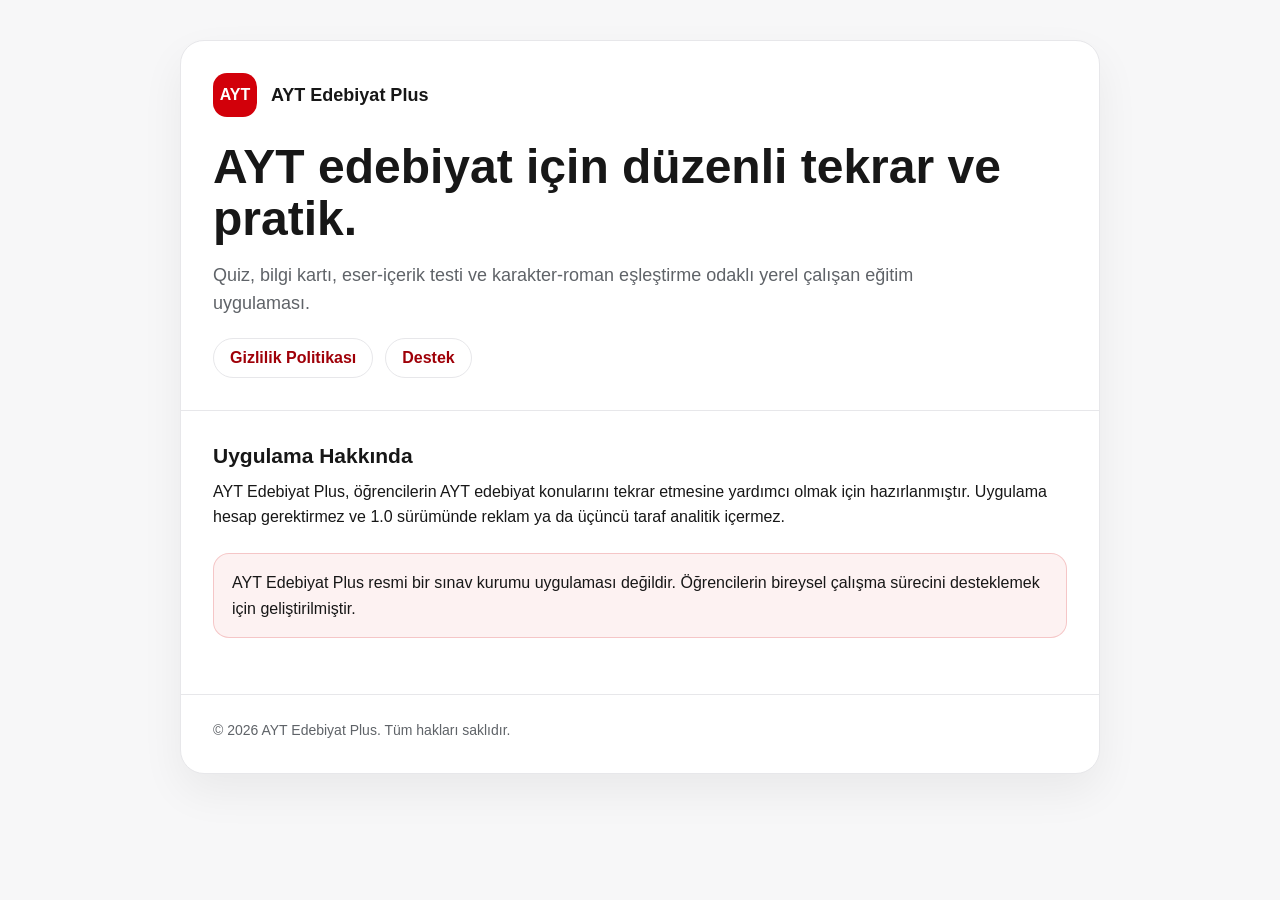
<file: index.html>
<!doctype html>
<html lang="tr">
  <head>
    <meta charset="utf-8" />
    <meta name="viewport" content="width=device-width, initial-scale=1" />
    <title>AYT Edebiyat Plus</title>
    <link rel="stylesheet" href="styles.css" />
  </head>
  <body>
    <div class="page">
      <div class="shell">
        <header>
          <div class="brand">
            <div class="mark">AYT</div>
            <div class="brand-name">AYT Edebiyat Plus</div>
          </div>
          <h1>AYT edebiyat için düzenli tekrar ve pratik.</h1>
          <p class="lead">
            Quiz, bilgi kartı, eser-içerik testi ve karakter-roman eşleştirme
            odaklı yerel çalışan eğitim uygulaması.
          </p>
          <nav>
            <a href="privacy.html">Gizlilik Politikası</a>
            <a href="support.html">Destek</a>
          </nav>
        </header>
        <main>
          <h2>Uygulama Hakkında</h2>
          <p>
            AYT Edebiyat Plus, öğrencilerin AYT edebiyat konularını tekrar
            etmesine yardımcı olmak için hazırlanmıştır. Uygulama hesap
            gerektirmez ve 1.0 sürümünde reklam ya da üçüncü taraf analitik
            içermez.
          </p>
          <div class="notice">
            AYT Edebiyat Plus resmi bir sınav kurumu uygulaması değildir.
            Öğrencilerin bireysel çalışma sürecini desteklemek için
            geliştirilmiştir.
          </div>
        </main>
        <footer>
          © 2026 AYT Edebiyat Plus. Tüm hakları saklıdır.
        </footer>
      </div>
    </div>
  </body>
</html>
</file>
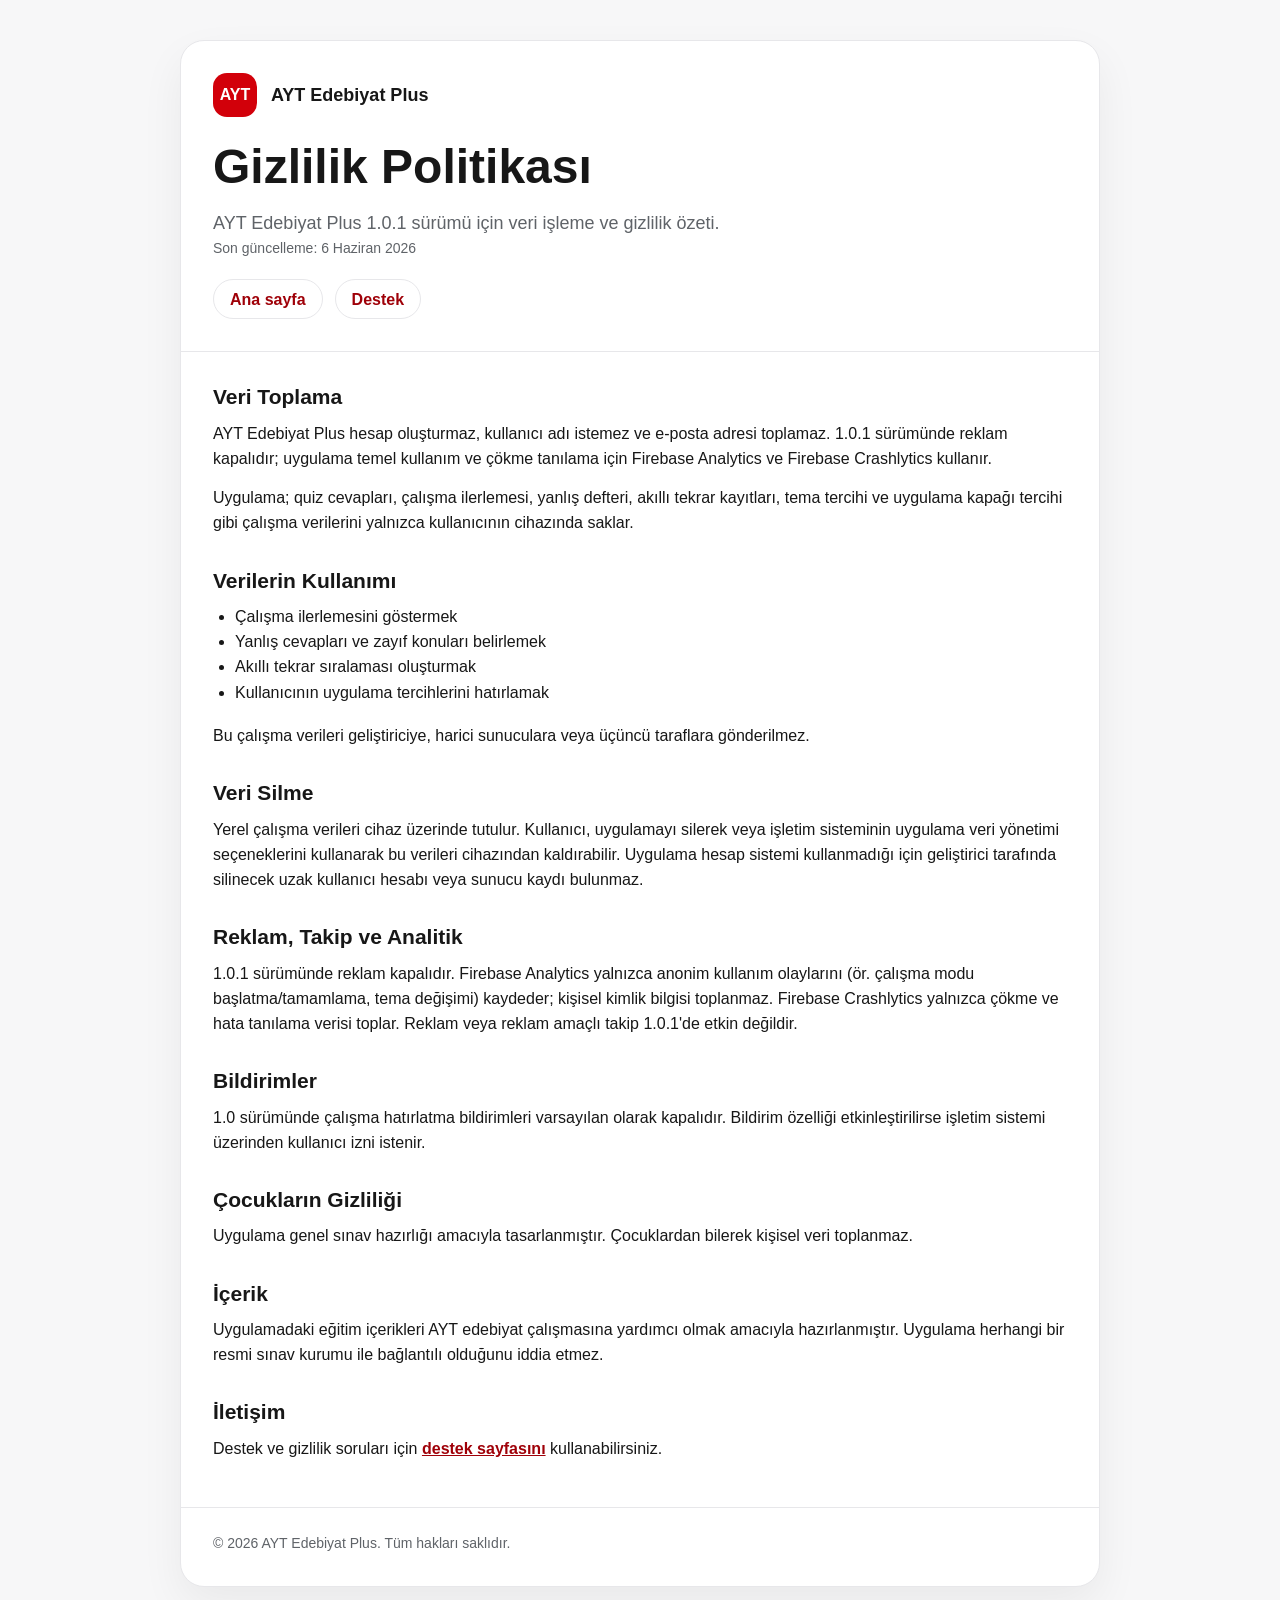
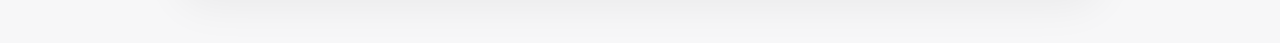
<file: privacy.html>
<!doctype html>
<html lang="tr">
  <head>
    <meta charset="utf-8" />
    <meta name="viewport" content="width=device-width, initial-scale=1" />
    <title>Gizlilik Politikası | AYT Edebiyat Plus</title>
    <link rel="stylesheet" href="styles.css" />
  </head>
  <body>
    <div class="page">
      <div class="shell">
        <header>
          <div class="brand">
            <div class="mark">AYT</div>
            <div class="brand-name">AYT Edebiyat Plus</div>
          </div>
          <h1>Gizlilik Politikası</h1>
          <p class="lead">
            AYT Edebiyat Plus 1.0.1 sürümü için veri işleme ve gizlilik özeti.
          </p>
          <p class="meta">Son güncelleme: 6 Haziran 2026</p>
          <nav>
            <a href="index.html">Ana sayfa</a>
            <a href="support.html">Destek</a>
          </nav>
        </header>
        <main>
          <h2>Veri Toplama</h2>
          <p>
            AYT Edebiyat Plus hesap oluşturmaz, kullanıcı adı istemez ve
            e-posta adresi toplamaz. 1.0.1 sürümünde reklam kapalıdır; uygulama
            temel kullanım ve çökme tanılama için Firebase Analytics ve
            Firebase Crashlytics kullanır.
          </p>
          <p>
            Uygulama; quiz cevapları, çalışma ilerlemesi, yanlış defteri,
            akıllı tekrar kayıtları, tema tercihi ve uygulama kapağı tercihi
            gibi çalışma verilerini yalnızca kullanıcının cihazında saklar.
          </p>

          <h2>Verilerin Kullanımı</h2>
          <ul>
            <li>Çalışma ilerlemesini göstermek</li>
            <li>Yanlış cevapları ve zayıf konuları belirlemek</li>
            <li>Akıllı tekrar sıralaması oluşturmak</li>
            <li>Kullanıcının uygulama tercihlerini hatırlamak</li>
          </ul>
          <p>
            Bu çalışma verileri geliştiriciye, harici sunuculara veya üçüncü
            taraflara gönderilmez.
          </p>

          <h2>Veri Silme</h2>
          <p>
            Yerel çalışma verileri cihaz üzerinde tutulur. Kullanıcı,
            uygulamayı silerek veya işletim sisteminin uygulama veri yönetimi
            seçeneklerini kullanarak bu verileri cihazından kaldırabilir.
            Uygulama hesap sistemi kullanmadığı için geliştirici tarafında
            silinecek uzak kullanıcı hesabı veya sunucu kaydı bulunmaz.
          </p>

          <h2>Reklam, Takip ve Analitik</h2>
          <p>
            1.0.1 sürümünde reklam kapalıdır. Firebase Analytics yalnızca
            anonim kullanım olaylarını (ör. çalışma modu başlatma/tamamlama,
            tema değişimi) kaydeder; kişisel kimlik bilgisi toplanmaz.
            Firebase Crashlytics yalnızca çökme ve hata tanılama verisi
            toplar. Reklam veya reklam amaçlı takip 1.0.1'de etkin değildir.
          </p>

          <h2>Bildirimler</h2>
          <p>
            1.0 sürümünde çalışma hatırlatma bildirimleri varsayılan olarak
            kapalıdır. Bildirim özelliği etkinleştirilirse işletim sistemi
            üzerinden kullanıcı izni istenir.
          </p>

          <h2>Çocukların Gizliliği</h2>
          <p>
            Uygulama genel sınav hazırlığı amacıyla tasarlanmıştır. Çocuklardan
            bilerek kişisel veri toplanmaz.
          </p>

          <h2>İçerik</h2>
          <p>
            Uygulamadaki eğitim içerikleri AYT edebiyat çalışmasına yardımcı
            olmak amacıyla hazırlanmıştır. Uygulama herhangi bir resmi sınav
            kurumu ile bağlantılı olduğunu iddia etmez.
          </p>

          <h2>İletişim</h2>
          <p>
            Destek ve gizlilik soruları için
            <a href="support.html">destek sayfasını</a> kullanabilirsiniz.
          </p>
        </main>
        <footer>
          © 2026 AYT Edebiyat Plus. Tüm hakları saklıdır.
        </footer>
      </div>
    </div>
  </body>
</html>
</file>
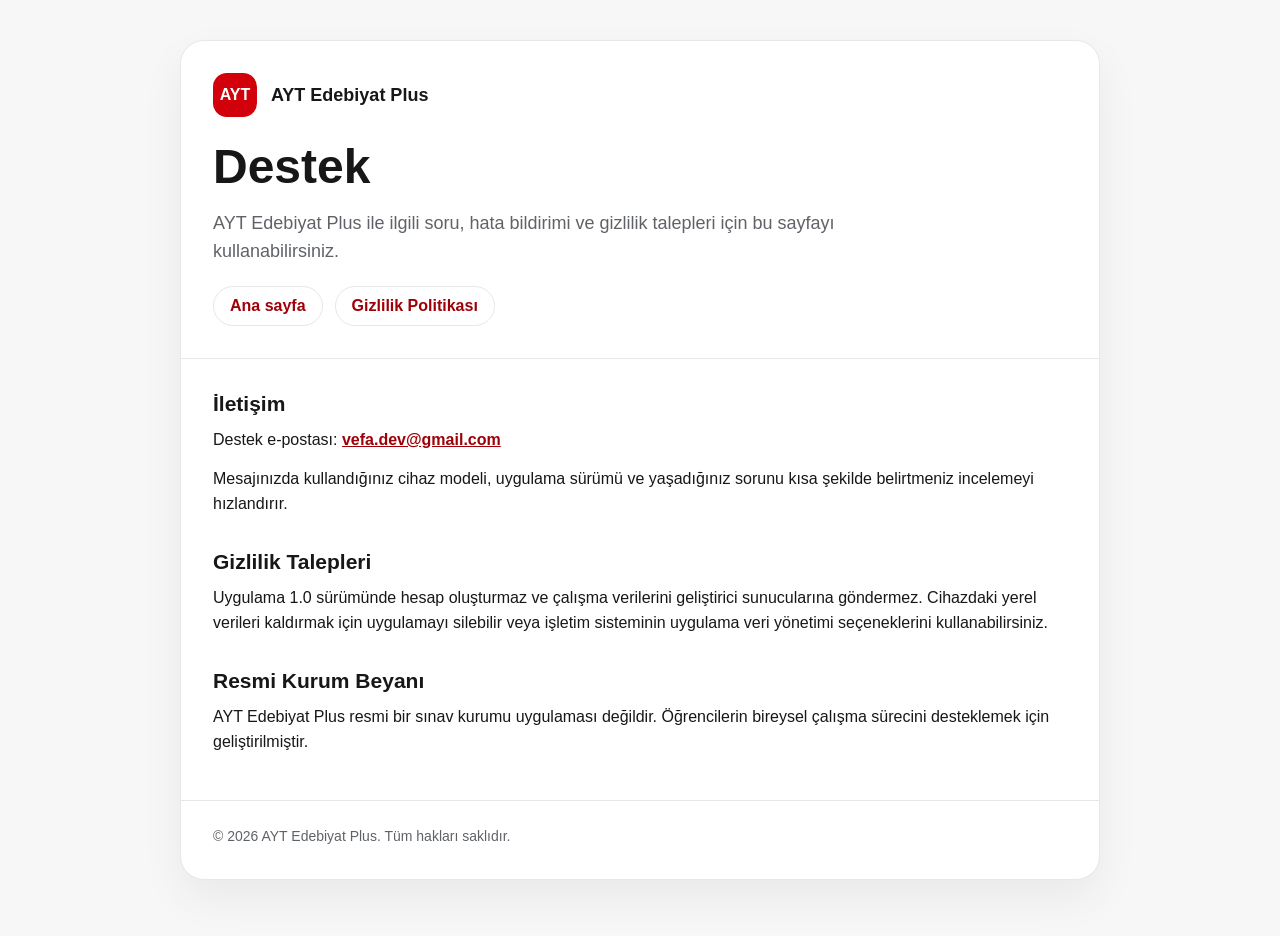
<file: support.html>
<!doctype html>
<html lang="tr">
  <head>
    <meta charset="utf-8" />
    <meta name="viewport" content="width=device-width, initial-scale=1" />
    <title>Destek | AYT Edebiyat Plus</title>
    <link rel="stylesheet" href="styles.css" />
  </head>
  <body>
    <div class="page">
      <div class="shell">
        <header>
          <div class="brand">
            <div class="mark">AYT</div>
            <div class="brand-name">AYT Edebiyat Plus</div>
          </div>
          <h1>Destek</h1>
          <p class="lead">
            AYT Edebiyat Plus ile ilgili soru, hata bildirimi ve gizlilik
            talepleri için bu sayfayı kullanabilirsiniz.
          </p>
          <nav>
            <a href="index.html">Ana sayfa</a>
            <a href="privacy.html">Gizlilik Politikası</a>
          </nav>
        </header>
        <main>
          <h2>İletişim</h2>
          <p>
            Destek e-postası:
            <a href="mailto:vefa.dev@gmail.com">vefa.dev@gmail.com</a>
          </p>
          <p>
            Mesajınızda kullandığınız cihaz modeli, uygulama sürümü ve yaşadığınız
            sorunu kısa şekilde belirtmeniz incelemeyi hızlandırır.
          </p>

          <h2>Gizlilik Talepleri</h2>
          <p>
            Uygulama 1.0 sürümünde hesap oluşturmaz ve çalışma verilerini
            geliştirici sunucularına göndermez. Cihazdaki yerel verileri
            kaldırmak için uygulamayı silebilir veya işletim sisteminin uygulama
            veri yönetimi seçeneklerini kullanabilirsiniz.
          </p>

          <h2>Resmi Kurum Beyanı</h2>
          <p>
            AYT Edebiyat Plus resmi bir sınav kurumu uygulaması değildir.
            Öğrencilerin bireysel çalışma sürecini desteklemek için
            geliştirilmiştir.
          </p>
        </main>
        <footer>
          © 2026 AYT Edebiyat Plus. Tüm hakları saklıdır.
        </footer>
      </div>
    </div>
  </body>
</html>
</file>
<file: styles.css>
:root {
  color-scheme: light;
  --bg: #f7f7f8;
  --card: #ffffff;
  --ink: #171717;
  --muted: #5f6368;
  --line: #e7e7ea;
  --brand: #d2000a;
  --brand-dark: #9f0008;
}

* {
  box-sizing: border-box;
}

body {
  margin: 0;
  background: var(--bg);
  color: var(--ink);
  font-family: -apple-system, BlinkMacSystemFont, "Segoe UI", sans-serif;
  line-height: 1.58;
}

.page {
  width: min(920px, calc(100% - 32px));
  margin: 0 auto;
  padding: 40px 0 56px;
}

.shell {
  background: var(--card);
  border: 1px solid var(--line);
  border-radius: 24px;
  box-shadow: 0 18px 44px rgba(18, 18, 18, 0.06);
  overflow: hidden;
}

header {
  padding: 32px;
  border-bottom: 1px solid var(--line);
}

.brand {
  display: flex;
  align-items: center;
  gap: 14px;
  margin-bottom: 24px;
}

.mark {
  display: grid;
  width: 44px;
  height: 44px;
  place-items: center;
  border-radius: 14px;
  background: var(--brand);
  color: #fff;
  font-weight: 900;
  letter-spacing: 0;
}

.brand-name {
  font-size: 18px;
  font-weight: 800;
}

h1 {
  margin: 0;
  font-size: clamp(30px, 5vw, 48px);
  line-height: 1.08;
  letter-spacing: 0;
}

.lead {
  max-width: 720px;
  margin: 16px 0 0;
  color: var(--muted);
  font-size: 18px;
}

main {
  padding: 32px;
}

h2 {
  margin: 32px 0 10px;
  font-size: 21px;
  line-height: 1.25;
}

h2:first-child {
  margin-top: 0;
}

p,
li {
  font-size: 16px;
}

p {
  margin: 0 0 14px;
}

ul {
  margin: 0 0 18px;
  padding-left: 22px;
}

a {
  color: var(--brand-dark);
  font-weight: 700;
}

.meta {
  color: var(--muted);
  font-size: 14px;
}

.notice {
  margin: 24px 0;
  padding: 16px 18px;
  border: 1px solid rgba(210, 0, 10, 0.18);
  border-radius: 16px;
  background: rgba(210, 0, 10, 0.05);
}

footer {
  padding: 24px 32px 32px;
  border-top: 1px solid var(--line);
  color: var(--muted);
  font-size: 14px;
}

nav {
  display: flex;
  flex-wrap: wrap;
  gap: 12px;
  margin-top: 20px;
}

nav a {
  display: inline-flex;
  min-height: 40px;
  align-items: center;
  border: 1px solid var(--line);
  border-radius: 999px;
  padding: 0 16px;
  text-decoration: none;
}

@media (max-width: 640px) {
  .page {
    width: min(100% - 20px, 920px);
    padding: 20px 0 36px;
  }

  header,
  main,
  footer {
    padding-left: 20px;
    padding-right: 20px;
  }
}
</file>
